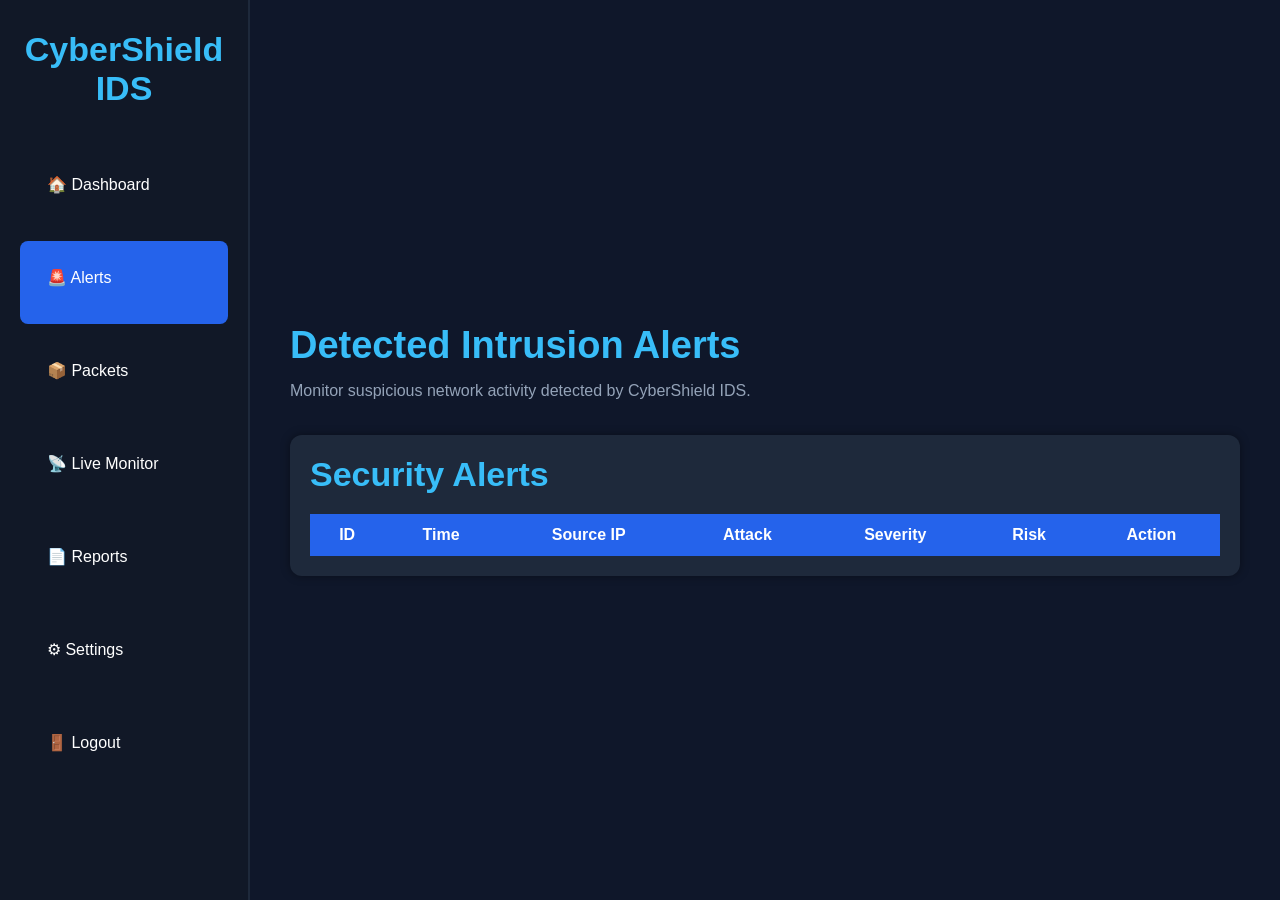
<file: frontend/alerts.html>
<!DOCTYPE html>
<html lang="en">

<head>

    <meta charset="UTF-8">
    <meta name="viewport" content="width=device-width, initial-scale=1.0">

    <title>Alerts - CyberShield IDS</title>

    <link rel="stylesheet" href="css/alerts.css">
    <link rel="stylesheet" href="css/dashboard.css">
    
    <link rel="stylesheet" href="css/style.css">
</head>

<body>

    <!-- =========================
         Sidebar
    ========================== -->

    <div class="sidebar">

        <h2>CyberShield IDS</h2>

        <ul>

            <li>
                <a href="dashboard.html">🏠 Dashboard</a>
            </li>

            <li class="active">
                <a href="alerts.html">🚨 Alerts</a>
            </li>

            <li>
                <a href="packets.html">📦 Packets</a>
            </li>

            <li>
                <a href="live-monitor.html">📡 Live Monitor</a>
            </li>

            <li>
                <a href="reports.html">📄 Reports</a>
            </li>

            <li>
                <a href="settings.html">⚙ Settings</a>
            </li>

            <li>
                <a href="login.html" id="logout">🚪 Logout</a>
            </li>

        </ul>

    </div>


    <!-- =========================
         Main Content
    ========================== -->

    <div class="main-content">

        <header>

            <div>

                <h1>Detected Intrusion Alerts</h1>

                <p>
                    Monitor suspicious network activity detected by CyberShield IDS.
                </p>

            </div>

        </header>


        <!-- =========================
             Alerts Table
        ========================== -->

        <div class="table-box">

            <h2>Security Alerts</h2>

            <table>

                <thead>

                    <tr>

                        <th>ID</th>
                        <th>Time</th>
                        <th>Source IP</th>
                        <th>Attack</th>
                        <th>Severity</th>
                        <th>Risk</th>
                        <th>Action</th>

                    </tr>

                </thead>

                <tbody id="alertTable">

                    <!-- Alerts will be loaded here -->

                </tbody>

            </table>

        </div>

    </div>


    <!-- JavaScript -->

    <script src="js/alerts.js"></script>

</body>

</html>
</file>
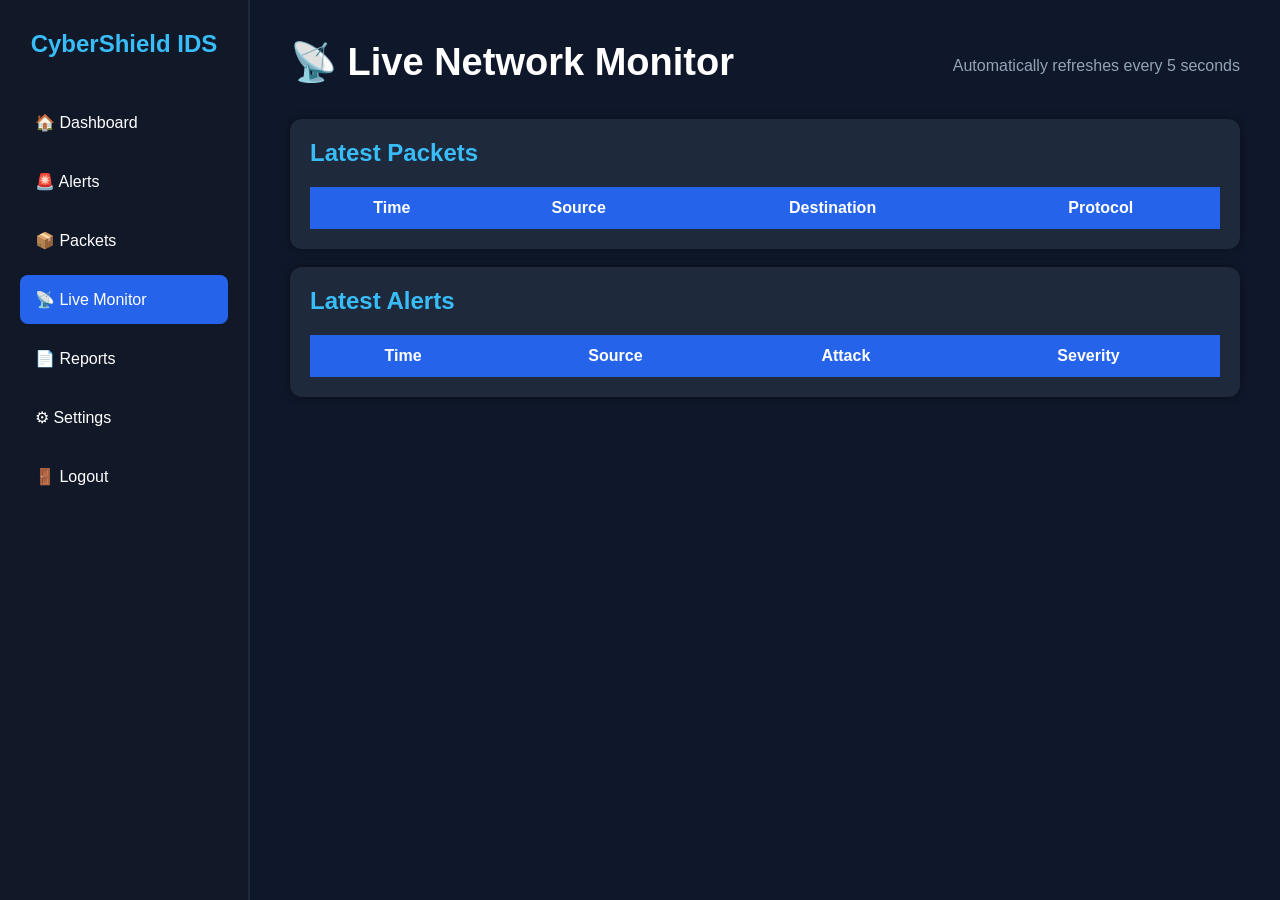
<file: frontend/live-monitor.html>
<!DOCTYPE html>
<html lang="en">

<head>

    <meta charset="UTF-8">
    <meta name="viewport" content="width=device-width, initial-scale=1.0">

    <title>Live Monitor</title>

    <link rel="stylesheet" href="css/dashboard.css">

</head>

<body>

<div class="sidebar">

    <h2>CyberShield IDS</h2>

    <ul>

        <li><a href="dashboard.html">🏠 Dashboard</a></li>

        <li><a href="alerts.html">🚨 Alerts</a></li>

        <li><a href="packets.html">📦 Packets</a></li>

        <li class="active">
            <a href="live-monitor.html">📡 Live Monitor</a>
        </li>

        <li><a href="reports.html">📄 Reports</a></li>

        <li><a href="settings.html">⚙ Settings</a></li>

        <li><a href="login.html">🚪 Logout</a></li>

    </ul>

</div>

<div class="main-content">

    <header>

        <h1>📡 Live Network Monitor</h1>

        <p>Automatically refreshes every 5 seconds</p>

    </header>

    <div class="table-box">

        <h2>Latest Packets</h2>

        <table>

            <thead>

                <tr>

                    <th>Time</th>
                    <th>Source</th>
                    <th>Destination</th>
                    <th>Protocol</th>

                </tr>

            </thead>

            <tbody id="livePackets">

            </tbody>

        </table>

    </div>

    <br>

    <div class="table-box">

        <h2>Latest Alerts</h2>

        <table>

            <thead>

                <tr>

                    <th>Time</th>
                    <th>Source</th>
                    <th>Attack</th>
                    <th>Severity</th>

                </tr>

            </thead>

            <tbody id="liveAlerts">

            </tbody>

        </table>

    </div>

</div>

<script src="js/live-monitor.js"></script>

</body>

</html>
</file>
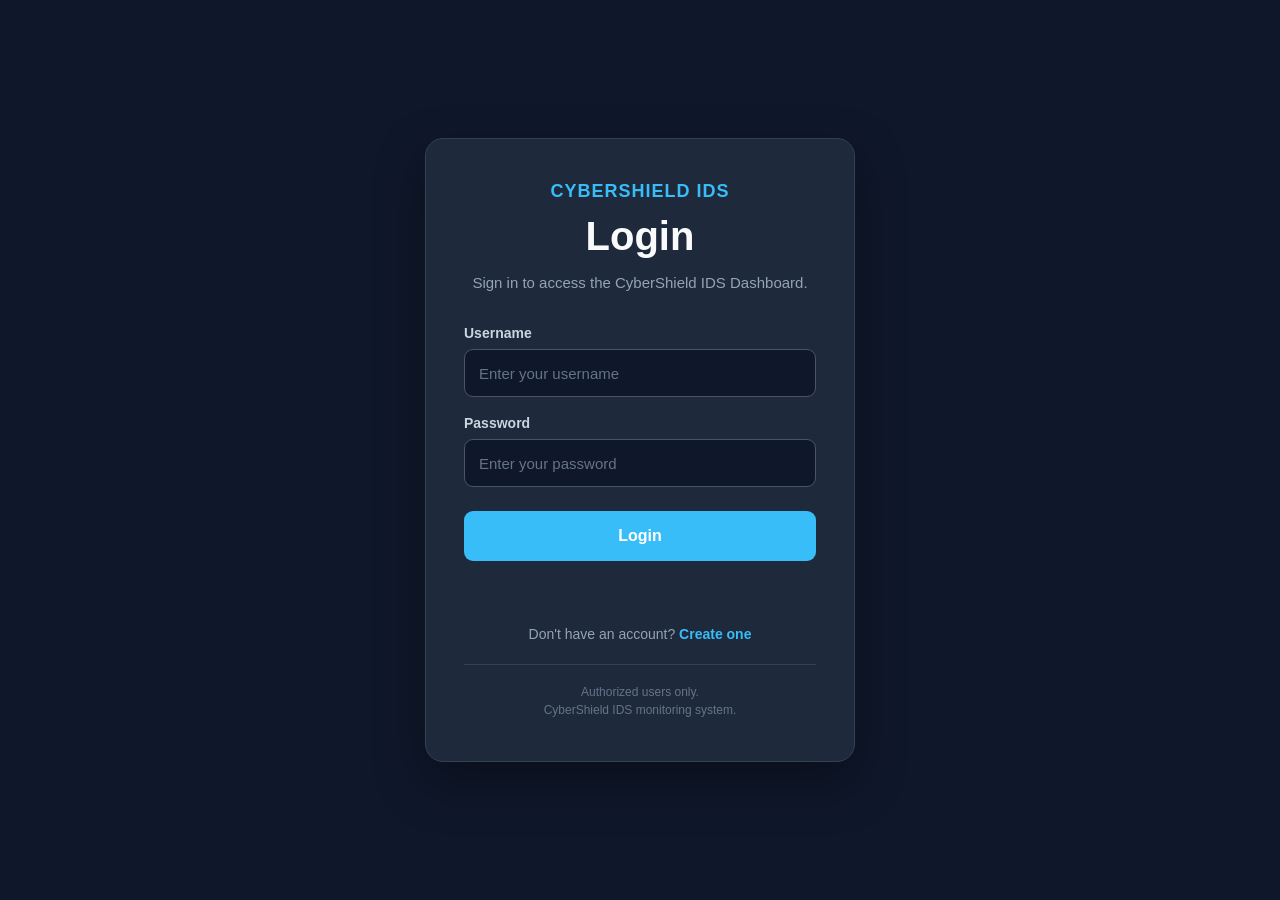
<file: frontend/login.html>
<!DOCTYPE html>
<html lang="en">

<head>

    <meta charset="UTF-8">

    <meta
        name="viewport"
        content="width=device-width, initial-scale=1.0"
    >

    <title>Login - CyberShield IDS</title>

    <link rel="stylesheet" href="css/style.css">

    <link rel="stylesheet" href="css/login.css">

</head>


<body class="auth-page">


<div class="auth-container">

    <div class="auth-card">

        <div class="auth-brand">
            CYBERSHIELD IDS
        </div>


        <h1>Login</h1>


        <p class="auth-subtitle">
            Sign in to access the CyberShield IDS Dashboard.
        </p>


        <form
            id="loginForm"
            class="auth-form"
        >

            <label for="username">
                Username
            </label>

            <input
                type="text"
                id="username"
                placeholder="Enter your username"
                required
            >


            <label for="password">
                Password
            </label>

            <input
                type="password"
                id="password"
                placeholder="Enter your password"
                required
            >


            <button type="submit">
                Login
            </button>

        </form>


        <p
            id="message"
            class="auth-message"
        ></p>


        <p class="auth-switch">

            Don't have an account?

            <a href="register.html">
                Create one
            </a>

        </p>


        <div class="auth-security">

            Authorized users only.<br>
            CyberShield IDS monitoring system.

        </div>

    </div>

</div>


<script src="js/login.js"></script>

</body>

</html>
</file>
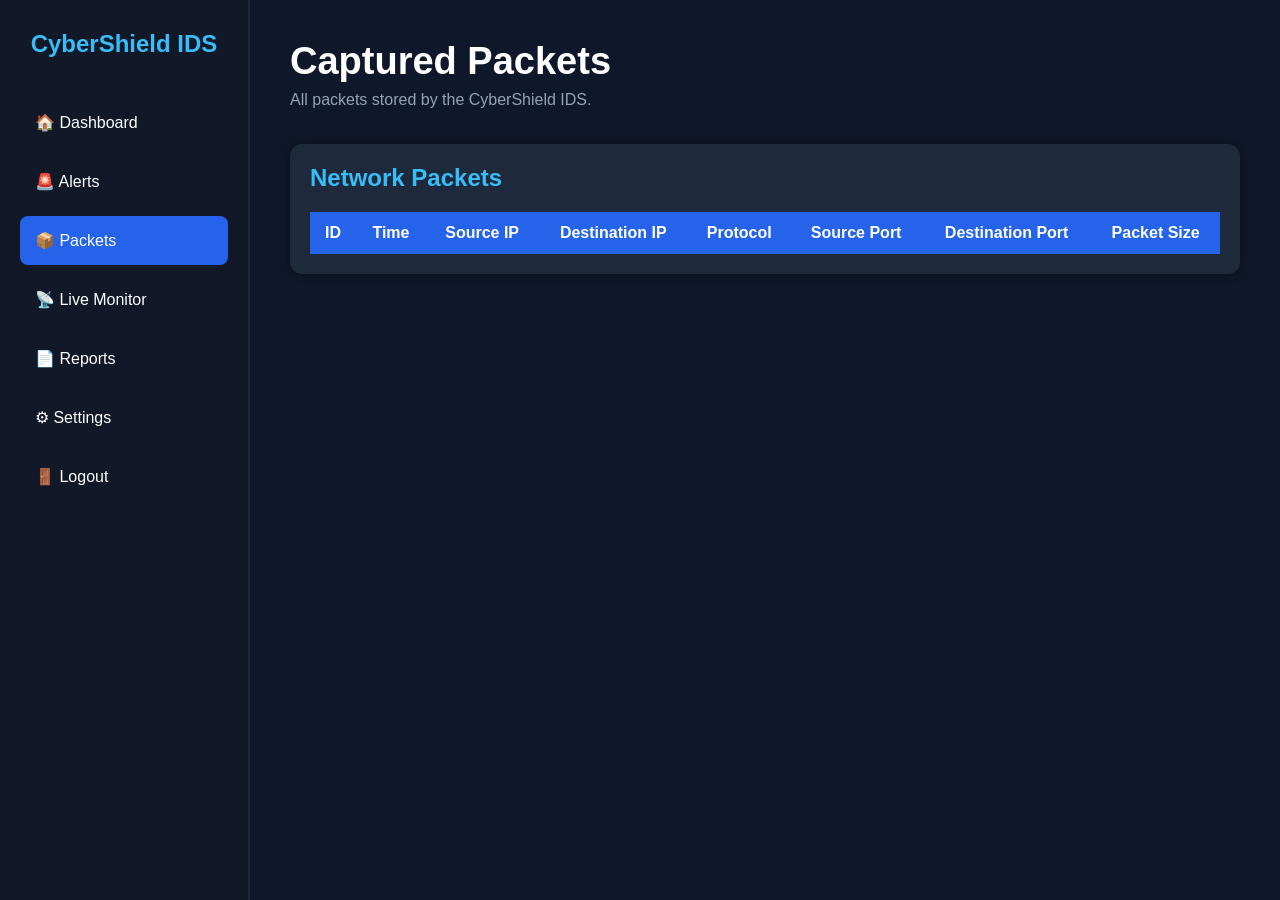
<file: frontend/packets.html>
<!DOCTYPE html>
<html lang="en">

<head>

    <meta charset="UTF-8">
    <meta name="viewport" content="width=device-width, initial-scale=1.0">

    <title>Captured Packets - CyberShield IDS</title>

    <link rel="stylesheet" href="css/dashboard.css">

</head>

<body>

    <!-- =========================
         Sidebar
    ========================== -->

    <div class="sidebar">

        <h2>CyberShield IDS</h2>

        <ul>

            <li>
                <a href="dashboard.html">🏠 Dashboard</a>
            </li>

            <li>
                <a href="alerts.html">🚨 Alerts</a>
            </li>

            <li class="active">
                <a href="packets.html">📦 Packets</a>
            </li>

            <li>
                <a href="live-monitor.html">📡 Live Monitor</a>
            </li>

            <li>
                <a href="reports.html">📄 Reports</a>
            </li>

            <li>
                <a href="settings.html">⚙ Settings</a>
            </li>

            <li>
                <a href="login.html" id="logout">🚪 Logout</a>
            </li>

        </ul>

    </div>


    <!-- =========================
         Main Content
    ========================== -->

    <div class="main-content">

        <header>

            <div>

                <h1>Captured Packets</h1>

                <p>
                    All packets stored by the CyberShield IDS.
                </p>

            </div>

        </header>


        <!-- =========================
             Packets Table
        ========================== -->

        <div class="table-box">

            <h2>Network Packets</h2>

            <table>

                <thead>

                    <tr>

                        <th>ID</th>
                        <th>Time</th>
                        <th>Source IP</th>
                        <th>Destination IP</th>
                        <th>Protocol</th>
                        <th>Source Port</th>
                        <th>Destination Port</th>
                        <th>Packet Size</th>

                    </tr>

                </thead>

                <tbody id="packetTable">

                    <!-- Packets will be loaded here -->

                </tbody>

            </table>

        </div>

    </div>


    <!-- JavaScript -->

    <script src="js/packets.js"></script>

</body>

</html>
</file>
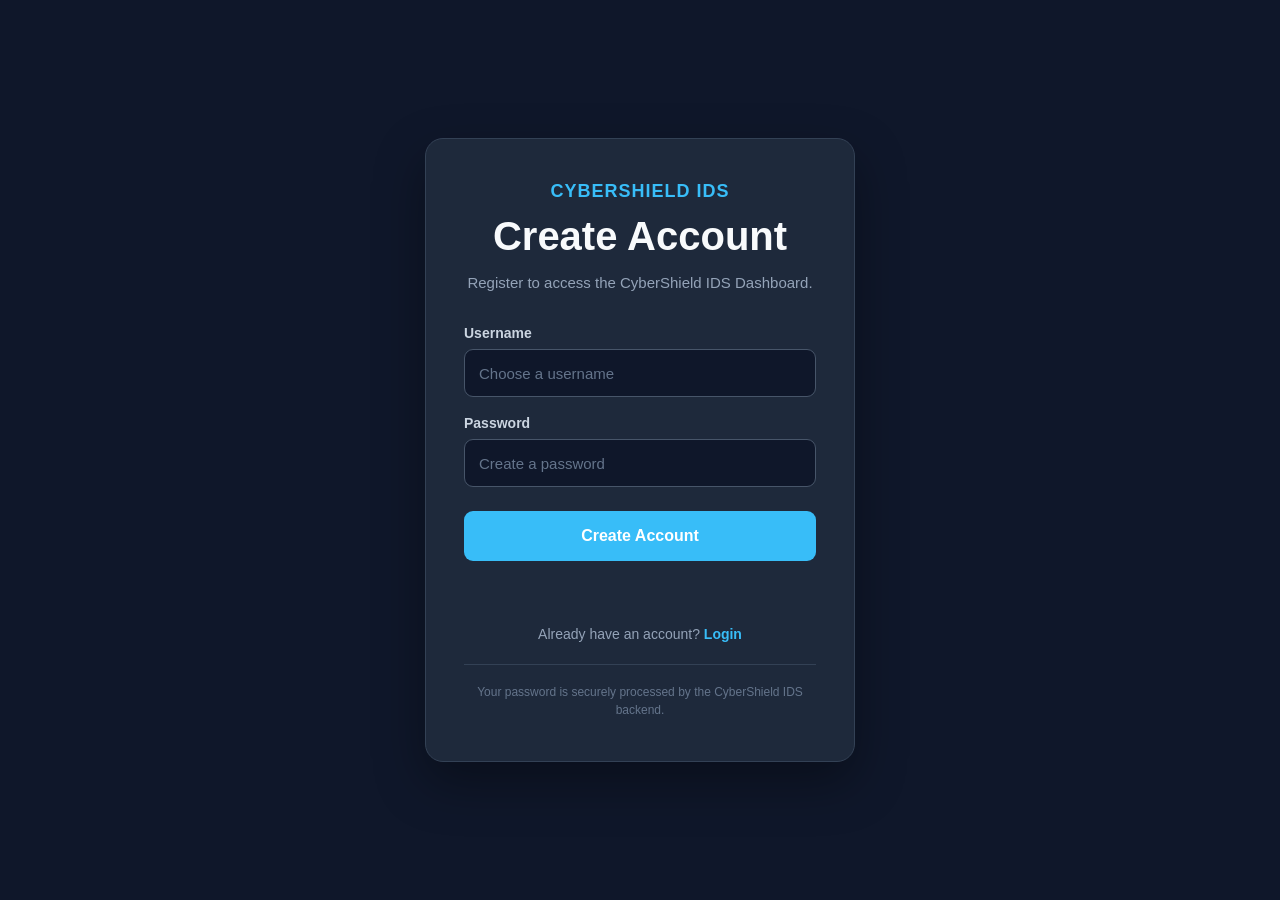
<file: frontend/register.html>
<!DOCTYPE html>
<html lang="en">

<head>

    <meta charset="UTF-8">

    <meta
        name="viewport"
        content="width=device-width, initial-scale=1.0"
    >

    <title>Register - CyberShield IDS</title>

    <link rel="stylesheet" href="css/style.css">

    <link rel="stylesheet" href="css/login.css">

</head>


<body class="auth-page">


<div class="auth-container">

    <div class="auth-card">

        <div class="auth-brand">
            CYBERSHIELD IDS
        </div>


        <h1>Create Account</h1>


        <p class="auth-subtitle">
            Register to access the CyberShield IDS Dashboard.
        </p>


        <form
            id="registerForm"
            class="auth-form"
        >

            <label for="username">
                Username
            </label>

            <input
                type="text"
                id="username"
                placeholder="Choose a username"
                required
            >


            <label for="password">
                Password
            </label>

            <input
                type="password"
                id="password"
                placeholder="Create a password"
                required
            >


            <button type="submit">
                Create Account
            </button>

        </form>


        <p
            id="message"
            class="auth-message"
        ></p>


        <p class="auth-switch">

            Already have an account?

            <a href="login.html">
                Login
            </a>

        </p>


        <div class="auth-security">

            Your password is securely processed by the
            CyberShield IDS backend.

        </div>

    </div>

</div>


<script src="js/api.js"></script>

</body>

</html>
</file>
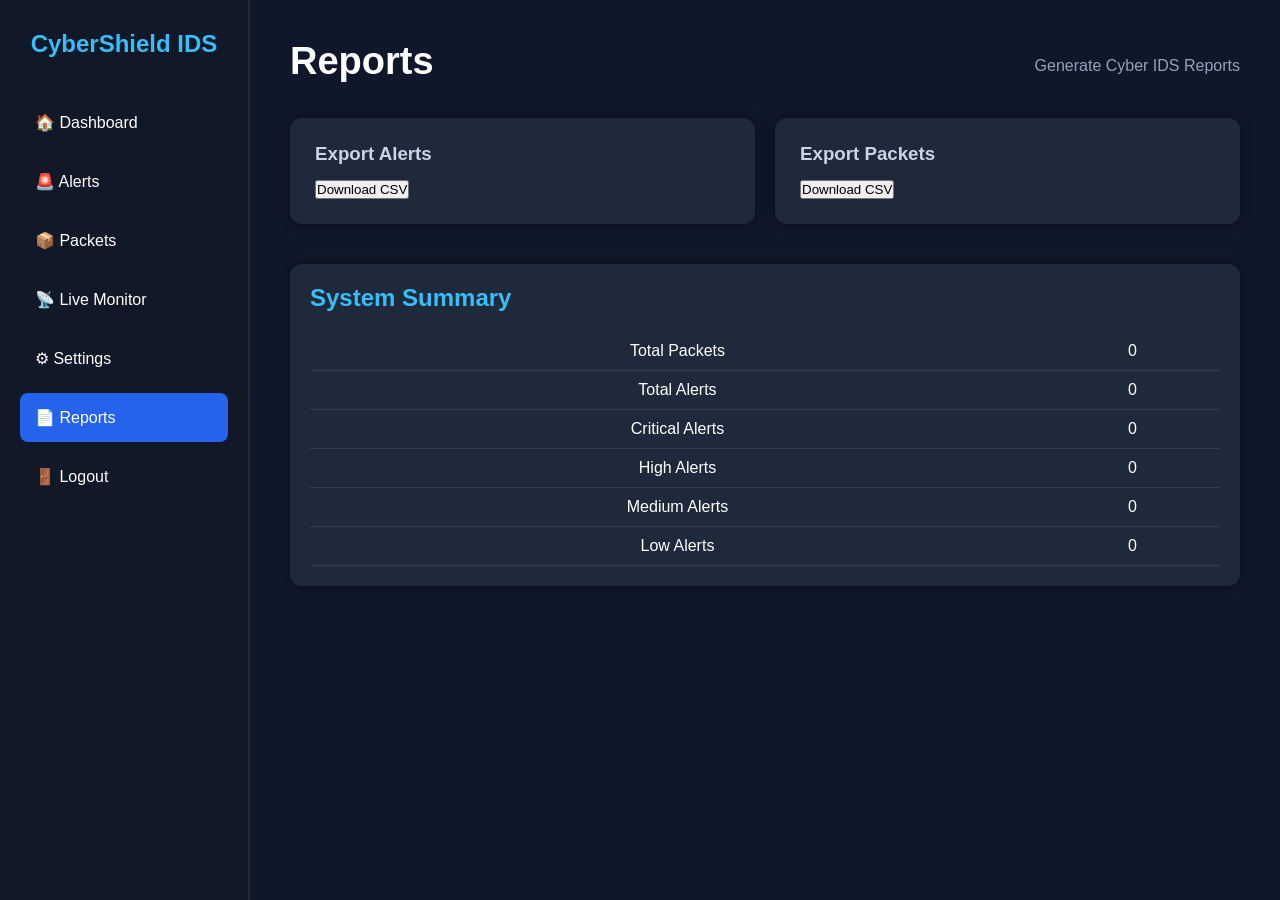
<file: frontend/reports.html>
<!DOCTYPE html>
<html lang="en">

<head>

<meta charset="UTF-8">
<meta name="viewport" content="width=device-width, initial-scale=1.0">

<title>Reports</title>

<link rel="stylesheet" href="css/dashboard.css">

</head>

<body>

<div class="sidebar">

<h2>CyberShield IDS</h2>

<ul>

<li><a href="dashboard.html">🏠 Dashboard</a></li>

<li><a href="alerts.html">🚨 Alerts</a></li>

<li><a href="packets.html">📦 Packets</a></li>

<li><a href="live-monitor.html">📡 Live Monitor</a></li>

<li><a href="settings.html">⚙ Settings</a></li>

<li class="active">
<a href="reports.html">📄 Reports</a>
</li>

<li><a href="login.html">🚪 Logout</a></li>

</ul>

</div>

<div class="main-content">

<header>

<h1>Reports</h1>

<p>Generate Cyber IDS Reports</p>

</header>

<div class="cards">

<div class="card">

<h3>Export Alerts</h3>

<button id="exportAlerts">
Download CSV
</button>

</div>

<div class="card">

<h3>Export Packets</h3>

<button id="exportPackets">
Download CSV
</button>

</div>

</div>

<div class="table-box">

<h2>System Summary</h2>

<table>

<tr>

<td>Total Packets</td>

<td id="packets">0</td>

</tr>

<tr>

<td>Total Alerts</td>

<td id="alerts">0</td>

</tr>

<tr>

<td>Critical Alerts</td>

<td id="critical">0</td>

</tr>

<tr>

<td>High Alerts</td>

<td id="high">0</td>

</tr>

<tr>

<td>Medium Alerts</td>

<td id="medium">0</td>

</tr>

<tr>

<td>Low Alerts</td>

<td id="low">0</td>

</tr>

</table>

</div>

</div>

<script src="js/reports.js"></script>

</body>

</html>
</file>
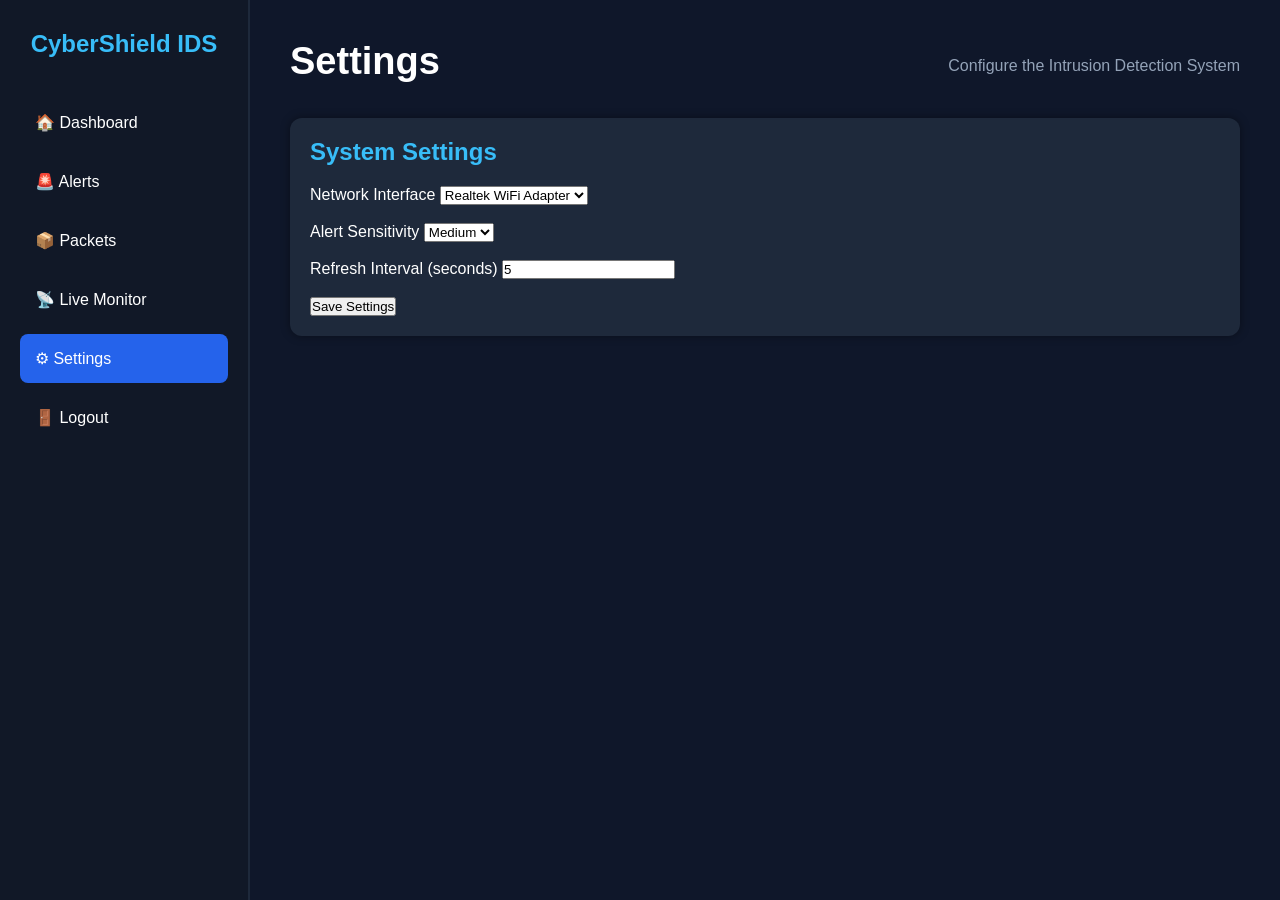
<file: frontend/settings.html>
<!DOCTYPE html>
<html lang="en">

<head>

<meta charset="UTF-8">
<meta name="viewport" content="width=device-width, initial-scale=1.0">

<title>Settings</title>

<link rel="stylesheet" href="css/dashboard.css">

</head>

<body>

<div class="sidebar">

<h2>CyberShield IDS</h2>

<ul>

<li><a href="dashboard.html">🏠 Dashboard</a></li>

<li><a href="alerts.html">🚨 Alerts</a></li>

<li><a href="packets.html">📦 Packets</a></li>

<li><a href="live-monitor.html">📡 Live Monitor</a></li>

<li class="active">
<a href="settings.html">⚙ Settings</a>
</li>

<li><a href="login.html">🚪 Logout</a></li>

</ul>

</div>

<div class="main-content">

<header>

<h1>Settings</h1>

<p>Configure the Intrusion Detection System</p>

</header>

<div class="table-box">

<h2>System Settings</h2>

<form id="settingsForm">

<label>Network Interface</label>

<select id="interface">

<option>Realtek WiFi Adapter</option>

<option>Ethernet</option>

</select>

<br><br>

<label>Alert Sensitivity</label>

<select id="sensitivity">

<option>Low</option>

<option selected>Medium</option>

<option>High</option>

</select>

<br><br>

<label>Refresh Interval (seconds)</label>

<input type="number" id="refresh" value="5">

<br><br>

<button type="submit">
Save Settings
</button>

</form>

<p id="message"></p>

</div>

</div>

<script src="js/settings.js"></script>

</body>

</html>
</file>
<file: frontend/css/alerts.css>
body{

    margin:0;
    font-family:Arial;
    background:#0f172a;
    color:white;

}

.container{

    display:flex;
    height:100vh;

}

.sidebar{

    width:220px;
    background:#111827;
    padding:25px;

}

.sidebar h2{

    color:#38bdf8;
    margin-bottom:40px;

}

.sidebar a{

    display:block;
    color:white;
    text-decoration:none;
    padding:12px;
    margin-bottom:10px;
    border-radius:8px;

}

.sidebar a:hover,
.sidebar .active{

    background:#2563eb;

}

.content{

    flex:1;
    padding:40px;

}

h1{

    color:#38bdf8;
    margin-bottom:30px;

}

table{

    width:100%;
    border-collapse:collapse;

}

th{

    background:#1e293b;
    padding:15px;

}

td{

    padding:15px;
    border-bottom:1px solid #334155;
    text-align:center;

}

button{

    background:red;
    color:white;
    border:none;
    padding:8px 18px;
    border-radius:6px;
    cursor:pointer;

}

button:hover{

    background:darkred;

}
/* ============================
   ALERT SEVERITY BADGES
============================ */

.severity-badge {
    display: inline-block;
    padding: 5px 10px;
    border-radius: 6px;
    font-weight: bold;
    font-size: 13px;
}

.severity-badge.critical {
    background: #dc2626;
    color: white;
}

.severity-badge.high {
    background: #ea580c;
    color: white;
}

.severity-badge.medium {
    background: #ca8a04;
    color: white;
}

.severity-badge.low {
    background: #16a34a;
    color: white;
}

.delete-button {
    background: #dc2626;
    color: white;
    border: none;
    padding: 7px 12px;
    border-radius: 6px;
    cursor: pointer;
}

.delete-button:hover {
    background: #b91c1c;
}
</file>
<file: frontend/css/dashboard.css>
/* ============================
   GENERAL
============================ */

* {
    margin: 0;
    padding: 0;
    box-sizing: border-box;
    font-family: Arial, Helvetica, sans-serif;
}

body {
    background: #0f172a;
    color: white;
    min-height: 100vh;
}


/* ============================
   SIDEBAR
============================ */

.sidebar {
    width: 250px;
    background: #111827;
    padding: 30px 20px;
    position: fixed;
    height: 100vh;
    border-right: 2px solid #1e293b;
    left: 0;
    top: 0;
}

.sidebar h2 {
    color: #38bdf8;
    margin-bottom: 40px;
    text-align: center;
}

.sidebar ul {
    list-style: none;
}

.sidebar li {
    padding: 15px;
    margin-bottom: 10px;
    border-radius: 8px;
    cursor: pointer;
    transition: 0.3s;
}

.sidebar li:hover {
    background: #1e293b;
}

.sidebar .active {
    background: #2563eb;
}

.sidebar a {
    color: white;
    text-decoration: none;
    display: block;
}


/* ============================
   MAIN CONTENT
============================ */

.main-content {
    margin-left: 250px;
    width: calc(100% - 250px);
    padding: 40px;
}

header {
    display: flex;
    justify-content: space-between;
    align-items: center;
    margin-bottom: 35px;
}

header h1 {
    font-size: 38px;
}

header p {
    color: #94a3b8;
    margin-top: 8px;
}

header h3 {
    color: #38bdf8;
}


/* ============================
   DASHBOARD CARDS
============================ */

.cards {
    display: grid;
    grid-template-columns: repeat(auto-fit, minmax(220px, 1fr));
    gap: 20px;
    margin-bottom: 40px;
}

.card {
    background: #1e293b;
    border-radius: 12px;
    padding: 25px;
    box-shadow: 0 0 12px rgba(0, 0, 0, 0.4);
    transition: 0.3s;
}

.card:hover {
    transform: translateY(-5px);
}

.card h3 {
    color: #cbd5e1;
    margin-bottom: 15px;
}

.card p {
    font-size: 36px;
    font-weight: bold;
}


/* ============================
   SEVERITY COLORS
============================ */

.critical {
    border-left: 6px solid red;
}

.high {
    border-left: 6px solid orange;
}

.medium {
    border-left: 6px solid gold;
}

.low {
    border-left: 6px solid limegreen;
}


/* ============================
   CHARTS
============================ */

.charts {
    display: grid;
    grid-template-columns: 1fr 1fr;
    gap: 30px;
    margin-bottom: 40px;
}

.chart-card {
    background: #1e293b;
    padding: 25px;
    border-radius: 12px;
    box-shadow: 0 0 12px rgba(0, 0, 0, 0.4);
}

.chart-card h2 {
    color: #38bdf8;
    margin-bottom: 20px;
}

.chart-container {
    position: relative;
    width: 100%;
    height: 300px;
}

.chart-container canvas {
    width: 100% !important;
    height: 100% !important;
}


/* ============================
   TABLES
============================ */

.tables {
    display: grid;
    grid-template-columns: 1fr 1fr;
    gap: 30px;
}

.table-box {
    background: #1e293b;
    padding: 20px;
    border-radius: 12px;
    box-shadow: 0 0 10px rgba(0, 0, 0, 0.4);
}

.table-box h2 {
    margin-bottom: 20px;
    color: #38bdf8;
}

table {
    width: 100%;
    border-collapse: collapse;
}

th {
    background: #2563eb;
    padding: 12px;
}

td {
    padding: 10px;
    text-align: center;
    border-bottom: 1px solid #334155;
}

tr:hover {
    background: #334155;
}


/* ============================
   FOOTER
============================ */

footer {
    text-align: center;
    margin-top: 40px;
    padding: 20px;
    color: #64748b;
}


/* ============================
   RESPONSIVE
============================ */

@media (max-width: 1100px) {

    .tables {
        grid-template-columns: 1fr;
    }

    .charts {
        grid-template-columns: 1fr;
    }

}


@media (max-width: 768px) {

    .sidebar {
        width: 200px;
    }

    .main-content {
        margin-left: 200px;
        width: calc(100% - 200px);
        padding: 20px;
    }

    .cards {
        grid-template-columns: 1fr;
    }

}


@media (max-width: 550px) {

    .sidebar {
        position: relative;
        width: 100%;
        height: auto;
    }

    .main-content {
        margin-left: 0;
        width: 100%;
    }

    header {
        flex-direction: column;
        align-items: flex-start;
        gap: 15px;
    }

}
</file>
<file: frontend/css/style.css>
/* ===========================
   Reset Browser Defaults
=========================== */

*{
    margin:0;
    padding:0;
    box-sizing:border-box;
}

/* ===========================
   Body
=========================== */

body{

    font-family:Arial, Helvetica, sans-serif;

    background:#0f172a;

    color:white;

    display:flex;

    justify-content:center;

    align-items:center;

    min-height:100vh;

}

/* ===========================
   Main Container
=========================== */

.container{

    width:90%;

    max-width:900px;

    text-align:center;

    padding:60px 30px;

}

/* ===========================
   Heading
=========================== */

h1{

    font-size:64px;

    color:#38bdf8;

    margin-bottom:15px;

}

h2{

    font-size:34px;

    color:#cbd5e1;

    margin-bottom:40px;

}

/* ===========================
   Intro Paragraph
=========================== */

.intro p{

    font-size:22px;

    line-height:1.8;

    color:#e2e8f0;

    margin-bottom:45px;

}

/* ===========================
   Buttons
=========================== */

.buttons{

    display:flex;

    justify-content:center;

    gap:25px;

    margin-bottom:60px;

}

button{

    width:170px;

    height:55px;

    background:#38bdf8;

    color:white;

    border:none;

    border-radius:10px;

    font-size:20px;

    cursor:pointer;

    transition:0.3s;

}

button:hover{

    background:#0ea5e9;

    transform:translateY(-4px);

}

/* ===========================
   Features
=========================== */

.features h3{

    font-size:30px;

    color:#38bdf8;

    margin-bottom:30px;

}

.feature-list{

    display:flex;

    flex-direction:column;

    gap:18px;

}

.feature-card{

    background:#1e293b;

    padding:18px;

    border-radius:10px;

    font-size:20px;

    transition:0.3s;

    border:1px solid #334155;

}

.feature-card:hover{

    transform:scale(1.03);

    border-color:#38bdf8;

}

/* ===========================
   Footer
=========================== */

footer{

    margin-top:60px;

}

footer p{

    color:#94a3b8;

    font-size:16px;

    margin:0;

}

.sidebar a{
    color:white;
    text-decoration:none;
    display:block;
}

.sidebar li{
    list-style:none;
}

.sidebar a:hover{
    color:#38bdf8;
}
</file>
<file: frontend/css/login.css>
/* ============================================================
   CYBERSHIELD IDS - AUTHENTICATION PAGES
   Login + Register
============================================================ */


/* ============================================================
   AUTH PAGE
============================================================ */

.auth-page {

    min-height: 100vh;

    display: flex;

    justify-content: center;

    align-items: center;

    padding: 30px;

}


/* ============================================================
   AUTH CONTAINER
============================================================ */

.auth-container {

    width: 100%;

    max-width: 430px;

}


/* ============================================================
   AUTH CARD
============================================================ */

.auth-card {

    background: #1e293b;

    border: 1px solid #334155;

    border-radius: 18px;

    padding: 42px 38px;

    text-align: center;

    box-shadow:
        0 20px 50px rgba(0, 0, 0, 0.35);

}


/* ============================================================
   BRAND
============================================================ */

.auth-brand {

    color: #38bdf8;

    font-size: 18px;

    font-weight: bold;

    letter-spacing: 1px;

    margin-bottom: 12px;

}


/* ============================================================
   HEADING
============================================================ */

.auth-card h1 {

    color: #f8fafc;

    font-size: 40px;

    margin-bottom: 12px;

}


/* ============================================================
   SUBTITLE
============================================================ */

.auth-subtitle {

    color: #94a3b8;

    font-size: 15px;

    line-height: 1.6;

    margin-bottom: 30px;

}


/* ============================================================
   FORM
============================================================ */

.auth-form {

    display: flex;

    flex-direction: column;

    gap: 18px;

    text-align: left;

}


/* ============================================================
   LABEL
============================================================ */

.auth-form label {

    color: #cbd5e1;

    font-size: 14px;

    font-weight: 600;

    margin-bottom: -10px;

}


/* ============================================================
   INPUT
============================================================ */

.auth-form input {

    width: 100%;

    height: 48px;

    padding: 0 14px;

    border: 1px solid #475569;

    border-radius: 9px;

    background: #0f172a;

    color: #f8fafc;

    font-size: 15px;

    outline: none;

    transition: 0.25s;

}


.auth-form input::placeholder {

    color: #64748b;

}


.auth-form input:focus {

    border-color: #38bdf8;

    box-shadow:
        0 0 0 3px rgba(56, 189, 248, 0.12);

}


/* ============================================================
   AUTH BUTTON
============================================================ */

.auth-form button {

    width: 100%;

    height: 50px;

    margin-top: 6px;

    border: none;

    border-radius: 9px;

    background: #38bdf8;

    color: white;

    font-size: 16px;

    font-weight: 600;

    cursor: pointer;

    transition: 0.25s;

}


.auth-form button:hover {

    background: #0ea5e9;

    transform: translateY(-1px);

}


.auth-form button:active {

    transform: translateY(0);

}


/* ============================================================
   MESSAGE
============================================================ */

.auth-message {

    min-height: 22px;

    margin-top: 18px;

    font-size: 14px;

    color: #f87171;

}


/* ============================================================
   PAGE SWITCH
============================================================ */

.auth-switch {

    margin-top: 25px;

    color: #94a3b8;

    font-size: 14px;

}


.auth-switch a {

    color: #38bdf8;

    text-decoration: none;

    font-weight: 600;

}


.auth-switch a:hover {

    color: #7dd3fc;

    text-decoration: underline;

}


/* ============================================================
   SECURITY NOTE
============================================================ */

.auth-security {

    margin-top: 22px;

    padding-top: 18px;

    border-top: 1px solid #334155;

    color: #64748b;

    font-size: 12px;

    line-height: 1.5;

}


/* ============================================================
   RESPONSIVE
============================================================ */

@media (max-width: 500px) {

    .auth-page {

        padding: 20px;

    }

    .auth-card {

        padding: 32px 24px;

    }

    .auth-card h1 {

        font-size: 34px;

    }

}
</file>
